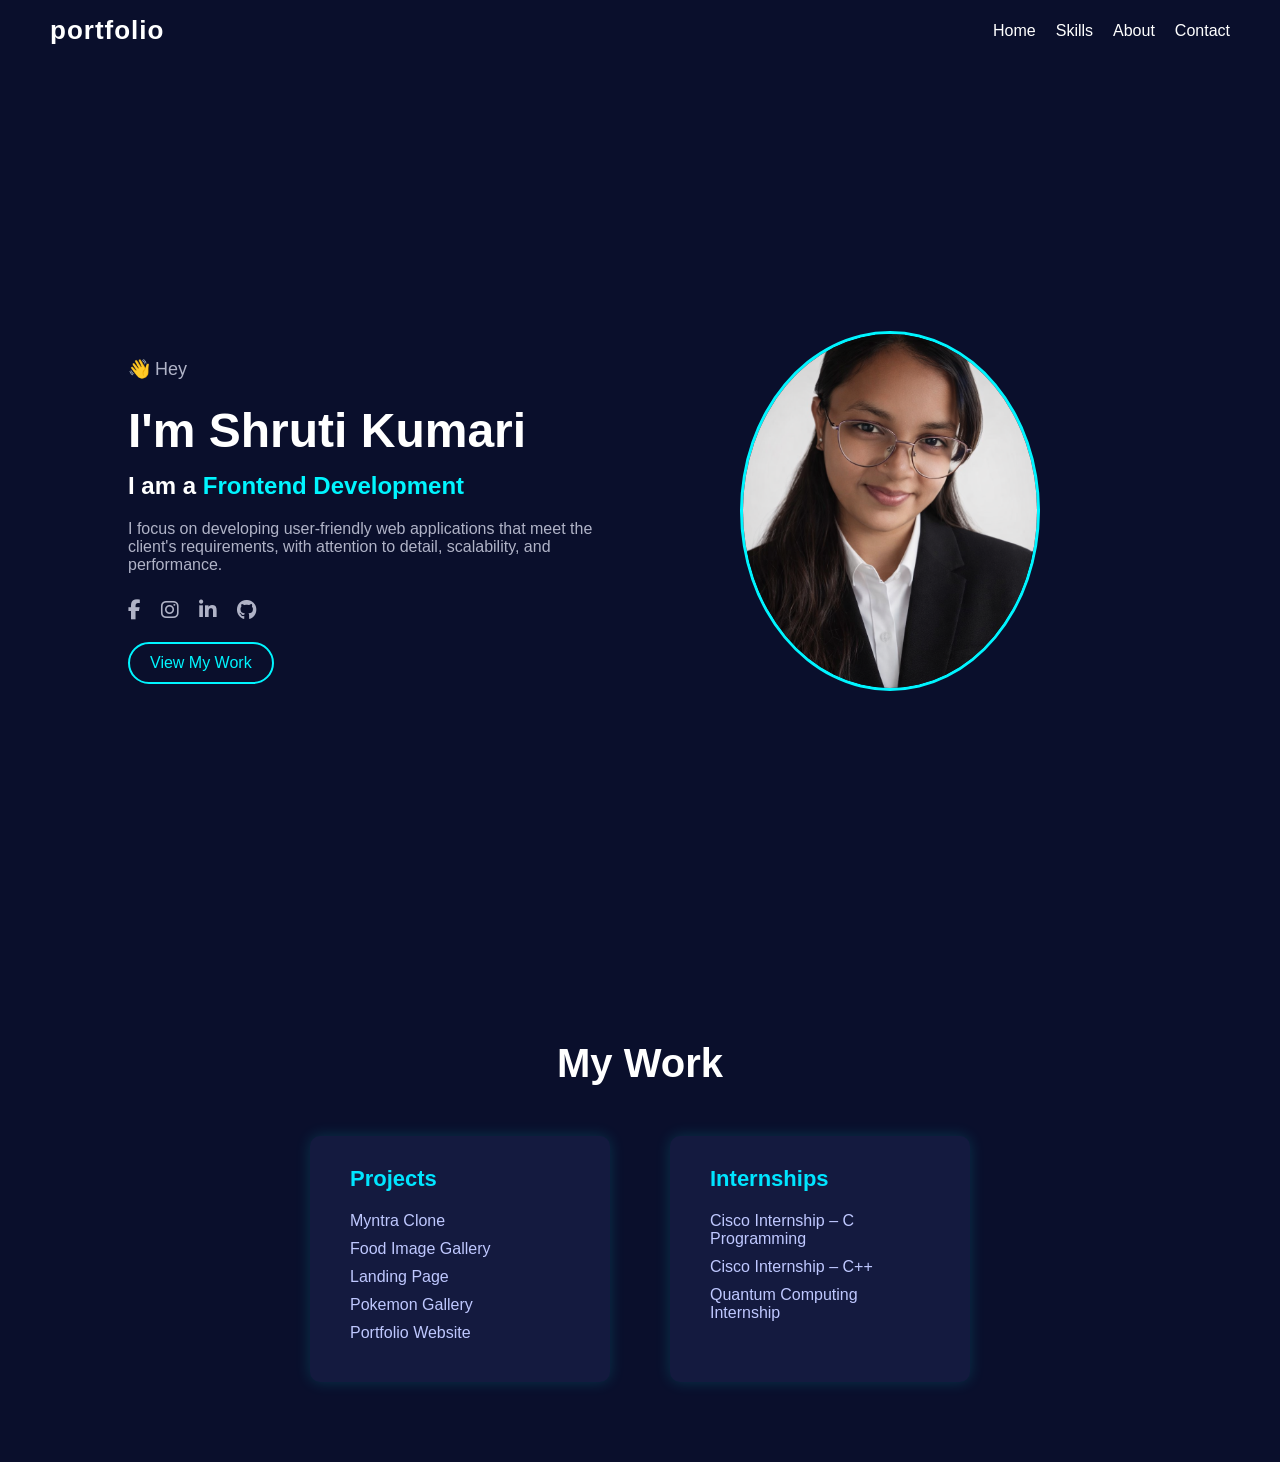
<file: index.html>
<!DOCTYPE html>
<html lang="en">
<head>
    <meta charset="UTF-8">
    <meta name="viewport" content="width=device-width, initial-scale=1.0">
    <title> home| shruti</title>

    <link rel="stylesheet" href="styles/main.css">

    <!-- Font Awesome -->
    <link rel="stylesheet" href="https://cdnjs.cloudflare.com/ajax/libs/font-awesome/6.5.0/css/all.min.css">

</head>

<body>

       <nav class="navbar">

<h2 class="logo">portfolio</h2>

<ul class="nav-links">
<li><a href="index.html">Home</a></li>
<li><a href="skills.html">Skills</a></li>
<li><a href="about.html">About</a></li>
<li><a href="contact.html">Contact</a></li>
</ul>

</nav>

<section class="hero">

    
    <div class="hero-left">

        <p class="hey">👋 Hey</p>

      <h1>I'm Shruti Kumari</h1>

     <h3>I am a <span>Frontend Development</span></h3>

        <p>
          I focus on developing user-friendly web applications that meet the client's requirements,
           with attention to detail, scalability, and performance.
   </p>

        <div class="social-icons">
            <a href="#"><i class="fab fa-facebook-f"></i></a>
            <a href="#"><i class="fab fa-instagram"></i></a>
            <a href="#"><i class="fab fa-linkedin-in"></i></a>
            <a href="#"><i class="fab fa-github"></i></a>
        </div>

        
        <div class="buttons">
            <a href="#work" class="btn-outline">View My Work</a>
        </div>

    </div>


   
    <div class="hero-right">
        <img src="image/profile.jpg" alt="Shruti">
    </div>

</section>
<section id="work">

<h2 class="work-title">My Work</h2>

<div class="work-container">

<!-- Projects -->
<div class="projects">
<h3>Projects</h3>

<ul>
<li>Myntra Clone</li>
<li>Food Image Gallery</li>
<li>Landing Page</li>
<li>Pokemon Gallery</li>
<li>Portfolio Website</li>
</ul>

</div>

<div class="internships">
<h3>Internships</h3>

<ul>
<li>Cisco Internship – C Programming</li>
<li>Cisco Internship – C++</li>
<li>Quantum Computing Internship</li>
</ul>

</div>

</div>

</section>


</body>
</html>
</file>
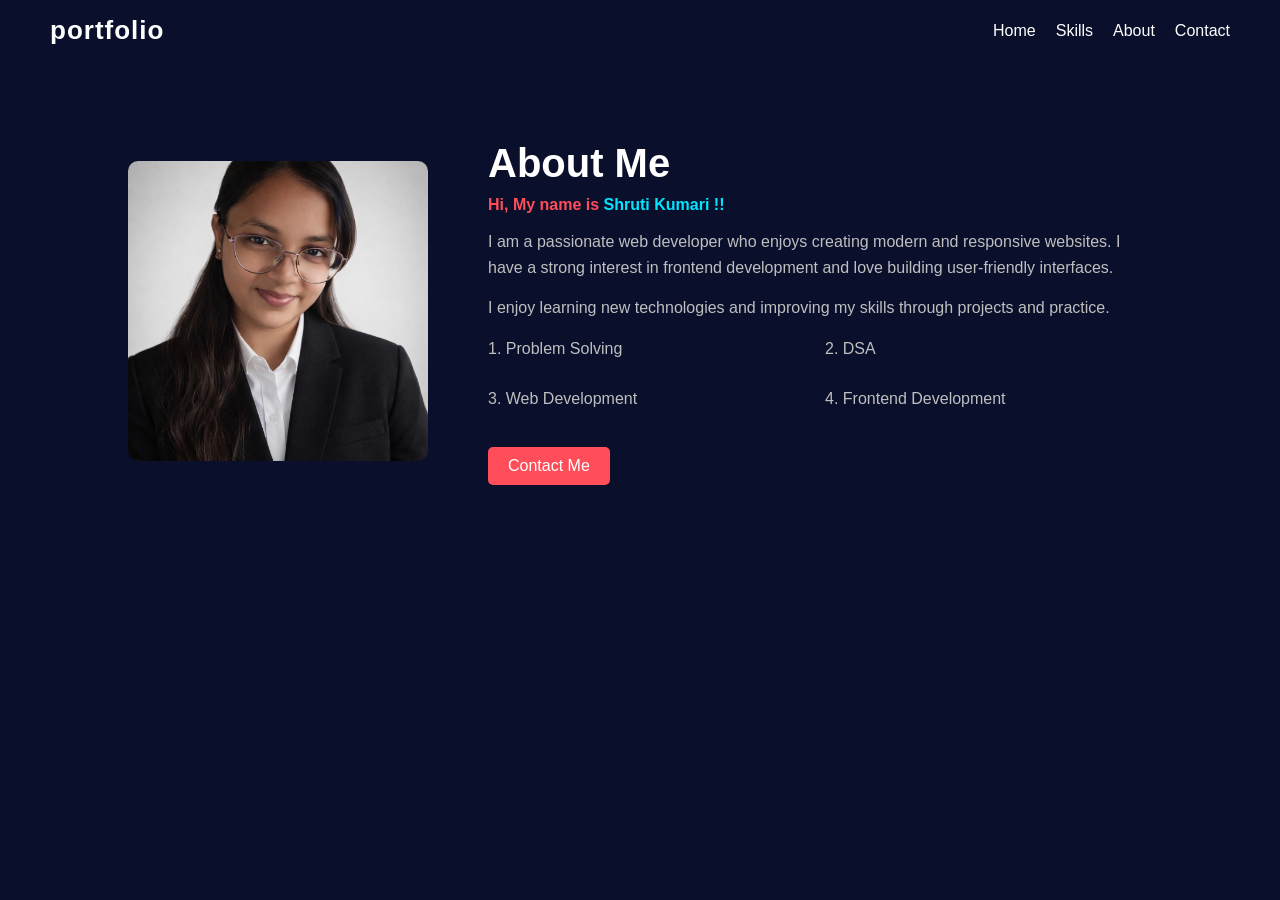
<file: about.html>
<!DOCTYPE html>
<html lang="en">
<head>
    <meta charset="UTF-8">
    <title>About | Shruti Kumari</title>
    <meta name="viewport" content="width=device-width, initial-scale=1.0">
    <link rel="stylesheet" href="styles/main.css">
</head>
<body>

 <nav class="navbar">

<h2 class="logo">portfolio</h2>

<ul class="nav-links">
<li><a href="index.html">Home</a></li>
<li><a href="skills.html">Skills</a></li>
<li><a href="about.html">About</a></li>
<li><a href="contact.html">Contact</a></li>
</ul>

</nav>
<section class="about">

    <div class="about-container">

        <div class="about-img">
            <img src="image/profile.jpg" alt="about image">
        </div>

        <div class="about-text">

            <h2>About Me</h2>

            <h4>Hi, My name is <span>Shruti Kumari !!</span></h4>

            <p>
                I am a passionate web developer who enjoys creating modern
                and responsive websites. I have a strong interest in frontend
                development and love building user-friendly interfaces.
            </p>

            <p>
                I enjoy learning new technologies and improving my skills
                through projects and practice.
            </p>

            <div class="my-skill">
                <p>1. Problem Solving</p>
                <p>2. DSA</p>
                <p>3. Web Development</p>
                <p>4. Frontend Development</p>
            </div>

            <a href="#" class="contact-btn">Contact Me</a>

        </div>
</div>
</section>
</body>
</html>
</file>
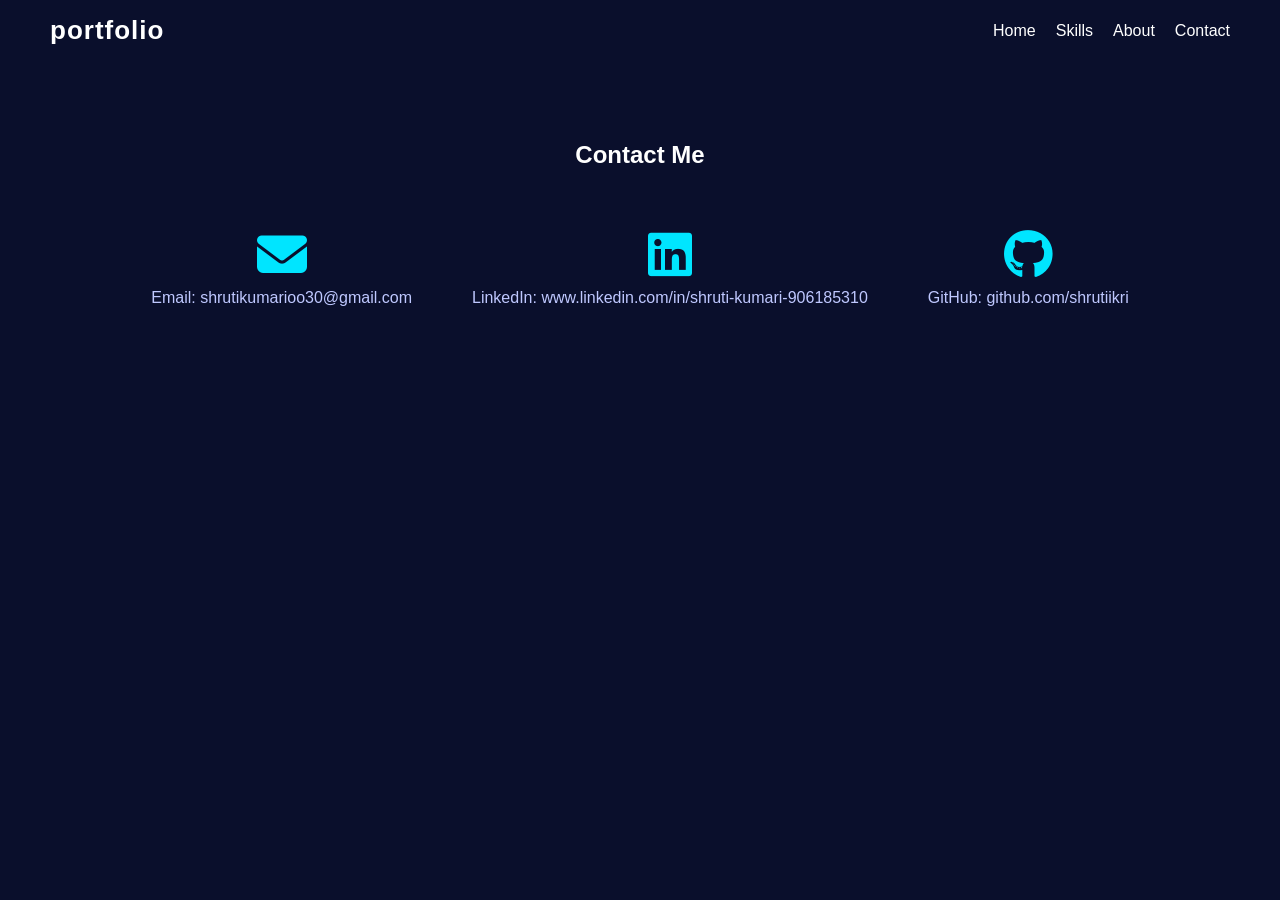
<file: contact.html>
<!DOCTYPE html>
<html lang="en">
<head>
    <meta charset="UTF-8">
    <title>Contact | Shruti Kumari</title>
    <meta name="viewport" content="width=device-width, initial-scale=1.0">
    <link rel="stylesheet" href="styles/main.css">
    <link rel="stylesheet" href="https://cdnjs.cloudflare.com/ajax/libs/font-awesome/6.5.0/css/all.min.css">
</head>
<body>

      <nav class="navbar">

<h2 class="logo">portfolio</h2>

<ul class="nav-links">
<li><a href="index.html">Home</a></li>
<li><a href="skills.html">Skills</a></li>
<li><a href="about.html">About</a></li>
<li><a href="contact.html">Contact</a></li>
</ul>

</nav>

   <section class="hero1">

<h1>Contact Me</h1>

<div class="contact-links">

<div class="contact-item">
<i class="fas fa-envelope"></i>
<p>Email: shrutikumarioo30@gmail.com</p>
</div>

<div class="contact-item">
<i class="fab fa-linkedin"></i>
<p>LinkedIn: www.linkedin.com/in/shruti-kumari-906185310</p>
</div>

<div class="contact-item">
<i class="fab fa-github"></i>
<p>GitHub: github.com/shrutiikri</p>
</div>

</div>

</section>

</body>
</html>
</file>
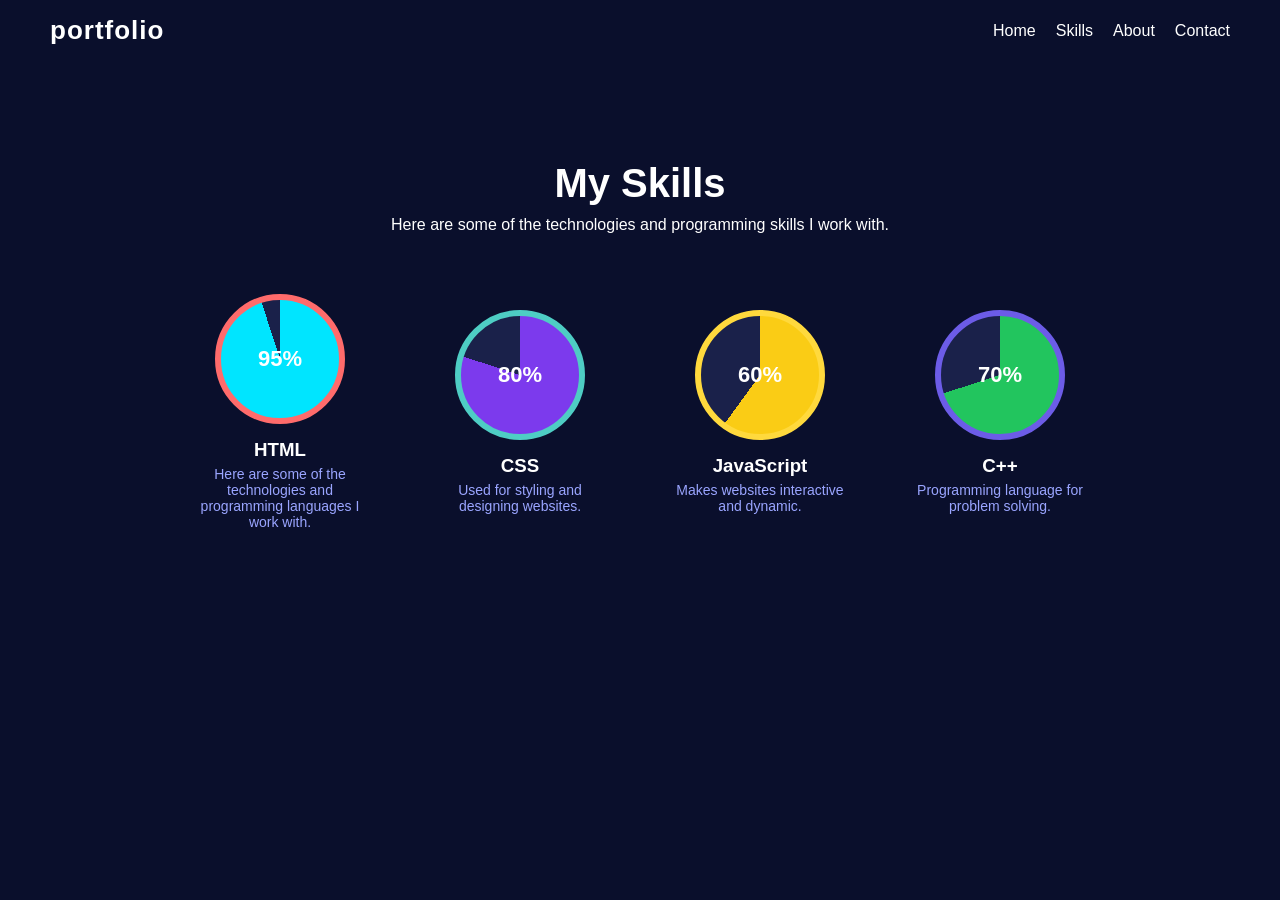
<file: skills.html>
<!DOCTYPE html>
<html lang="en">
<head>
    <meta charset="UTF-8">
    <meta name="viewport" content="width=device-width, initial-scale=1.0">
    <title>skills | shruti</title>

    <link rel="stylesheet" href="styles/main.css">

</head>

<body>

       <nav class="navbar">

<h2 class="logo">portfolio</h2>

<ul class="nav-links">
<li><a href="index.html">Home</a></li>
<li><a href="skills.html">Skills</a></li>
<li><a href="about.html">About</a></li>
<li><a href="contact.html">Contact</a></li>
</ul>

</nav>

<section class="skills">

<div class="skills-header">
<h1>My Skills</h1>
<p>Here are some of the technologies and programming skills I work with.</p>
</div>

<div class="skills-container">

<div class="skill">
<div class="circle html">95%</div>
<h3>HTML</h3>
<p>Here are some of the technologies and programming languages I work with.</p>
</div>

<div class="skill">
<div class="circle css">80%</div>
<h3>CSS</h3>
<p>Used for styling and designing websites.</p>
</div>

<div class="skill">
<div class="circle js">60%</div>
<h3>JavaScript</h3>
<p>Makes websites interactive and dynamic.</p>
</div>

<div class="skill">
<div class="circle cpp">70%</div>
<h3>C++</h3>
<p>Programming language for problem solving.</p>
</div>

</div>

</section>
</body>
</html>
</file>
<file: styles/main.css>
* {
    margin: 0;
    padding: 0;
    box-sizing: border-box;
    font-family: Arial, sans-serif;
}

nav {
    display: flex;
    justify-content: space-between;
    align-items: center;
    background-color:#0a0f2c;
    padding: 15px 50px;
}

.logo {
    font-family:'Franklin Gothic Medium', 'Arial Narrow', Arial, sans-serif;
    font-size: 26px;
    font-weight: 700;
    color: white;
    letter-spacing: 1px;
}

nav ul {
    list-style: none;
    display: flex;
    gap: 20px;
}

nav ul li a {
    text-decoration: none;
    color: white;
    transition: 0.3s;
}

nav ul li a:hover {
    color: #00adb5;
}

.hey {
    font-size:18px;
    color:#aaa;
    margin-bottom:10px;
}


body {
    background-color: #0a0f2c;
    color: white;
}


.hero {
    display: flex;
    justify-content: space-between;
    align-items: center;   
    padding: 0 10%;
    min-height: 100vh;
}

.hero-left {
    max-width: 500px;
    flex:1;
}

.hero-left h1 {
    font-size:48px;
    font-weight:700;
    margin-bottom:10px;
    line-height: 1.3;
}

.hero-left h3 {
    font-size:24px;
    margin-bottom:15px;
}

.hero-left h3 span {
    color: #00f5ff;
}

.hero-left p {
    margin: 20px 0;
    color: #b0b3c7;
}

.buttons {
    display: flex;
    gap: 15px;
    margin-top: 20px;
}

.btn-outline {
    padding: 10px 20px;
    border: 2px solid #00f5ff;
    border-radius: 30px;
    color: #00f5ff;
    text-decoration: none;
}

.btn-outline:hover {
    background-color: #00f5ff;
    color: #0a0f2c;
}

.btn-solid {
    padding: 10px 20px;
    background-color: #00f5ff;
    border-radius: 30px;
    color: #0a0f2c;
    text-decoration: none;
}

.btn-solid:hover {
    opacity: 0.8;
}

.hero-right {
    display: flex;
    flex:1;
    justify-content: center;
    align-items: center;
}

.hero-right img {
    width: 300px;
    height: 360px;
    object-fit: cover;
    border-radius: 50%;
    border: 3px solid #00f5ff;
}

.buttons {
    display: flex;
    gap: 15px;
    margin-top: 20px;
}

.btn-outline {
    padding: 10px 20px;
    border: 2px solid #00f5ff;
    border-radius: 30px;
    color: #00f5ff;
    text-decoration: none;
}

.btn-outline:hover {
    background-color: #00f5ff;
    color: #0a0f2c;
}

.btn-solid {
    padding: 10px 20px;
    background-color: #00f5ff;
    border-radius: 30px;
    color: #0a0f2c;
    text-decoration: none;
}

.btn-solid:hover {
    opacity: 0.8;
}

.projects {
    padding: 60px 20px;
    text-align: center;
    background-color: white;
}

.projects h2 {
    margin-bottom: 30px;
    font-size: 30px;
}

.project-container {
    display: flex;
    justify-content: center;
    gap: 20px;
    flex-wrap: wrap;
}

.project-card {
    background-color: #f0f0f0;
    padding: 20px;
    width: 280px;
    border-radius: 8px;
}

.project-card:hover {
    transform: translateY(-5px);
    background-color: #e0e0e0;
}

.social-icons {
    margin-top: 25px;
    display: flex;
    gap: 20px;
}

.social-icons a {
    color: #b0b3c7;
    font-size: 20px;
    transition: 0.3s;
}

.social-icons a:hover {
    color: #00f5ff;
    transform: translateY(-3px);
}

.about{
    padding: 80px 10%;
}

.about-container{
    display: flex;
    align-items: center;
    justify-content: space-between;
    gap: 60px;
}

.about-img img{
    width: 300px;
    border-radius: 10px;
}

.about-text h2{
    font-size: 40px;
    margin-bottom: 10px;
}

.about-text h4 {
    color: #ff4d5a;
    margin-bottom: 15px;
}

.about-text span {
    color: #00e6ff;
}

.about-text p {
    color: #bfbfbf;
    line-height: 1.6;
    margin-bottom: 15px;
}

.my-skill {
    display: grid;
    grid-template-columns: repeat(2,1fr);
    gap: 10px;
    margin-top: 15px;
}

.my-skill p {
    font-weight: 500;
}

.contact-btn {
    display: inline-block;
    margin-top: 20px;
    padding: 10px 20px;
    background: #ff4d5a;
    color: white;
    border-radius: 5px;
    text-decoration: none;
}

.skills {
text-align:center;
padding:100px 20px;
background:#0a0f2c;
color:white;
}

.skills-header h1 {
font-size:40px;
margin-bottom:10px;
}

.skills-header p {
max-width:600px;
margin-left:auto;
margin-right:auto;
}


.skills-container {
display:flex;
justify-content:center;
align-items:center;
gap:60px;
flex-wrap:wrap;
margin: 60px;
}



.skill {
text-align:center;
width:180px;
}



.circle {
width:130px;
height:130px;
border-radius:50%;
display:flex;
align-items:center;
justify-content:center;
font-weight:bold;
font-size:22px;
margin:auto;
color:white;
background:#1a214a;
}



.html {
border:6px solid #ff6b6b;
background:conic-gradient(#00e5ff 0% 95%, #1a214a 95% 100%);
}

.css {
border:6px solid #4ecdc4;
background:conic-gradient(#7c3aed 0% 80%, #1a214a 80% 100%);
}

.js {
border:6px solid #ffd93d;
background:conic-gradient(#facc15 0% 60%, #1a214a 60% 100%);
}

.cpp {
border:6px solid #6c5ce7;
background:conic-gradient(#22c55e 0% 70%, #1a214a 70% 100%);
}

.skill h3 {
margin-top:15px;
}

.skill p {
font-size:14px;
color:#9aa5ff;
margin-top:5px;
}

#work{
padding:80px 10%;
background:#0a0f2c;
color:white;
text-align:center;
}



.work-title{
font-size:40px;
margin-bottom:50px;
}


.work-container{
display:flex;
justify-content:center;
gap:60px;
flex-wrap:wrap;
}


.projects,
.internships{
background:#141a3f;
padding:30px 40px;
border-radius:10px;
width:300px;
text-align:left;
box-shadow:0 0 15px rgba(0,255,255,0.15);
}


.projects h3,
.internships h3{
margin-bottom:20px;
font-size:22px;
color:#00e5ff;
}


.projects ul,
.internships ul{
list-style:none;
padding:0;
}

.projects li,
.internships li{
margin-bottom:10px;
color:#bfc8ff;
}

.hero1 {
text-align:center;
padding:80px 10%;
color:white;
}

.contact-links{
display:flex;
justify-content:center;
gap:60px;
margin-top:60px;
flex-wrap:wrap;
}

.contact-item{
text-align:center;
}

.contact-item i{
font-size:50px;
color:#00e5ff;
margin-bottom:10px;
}

.contact-item p{
color:#bfc8ff;
}

@media (max-width: 768px) {
    .hero {
        flex-direction: column;
        text-align: center;
    }

    .hero-right {
        margin-top: 40px;
    }
}
</file>
